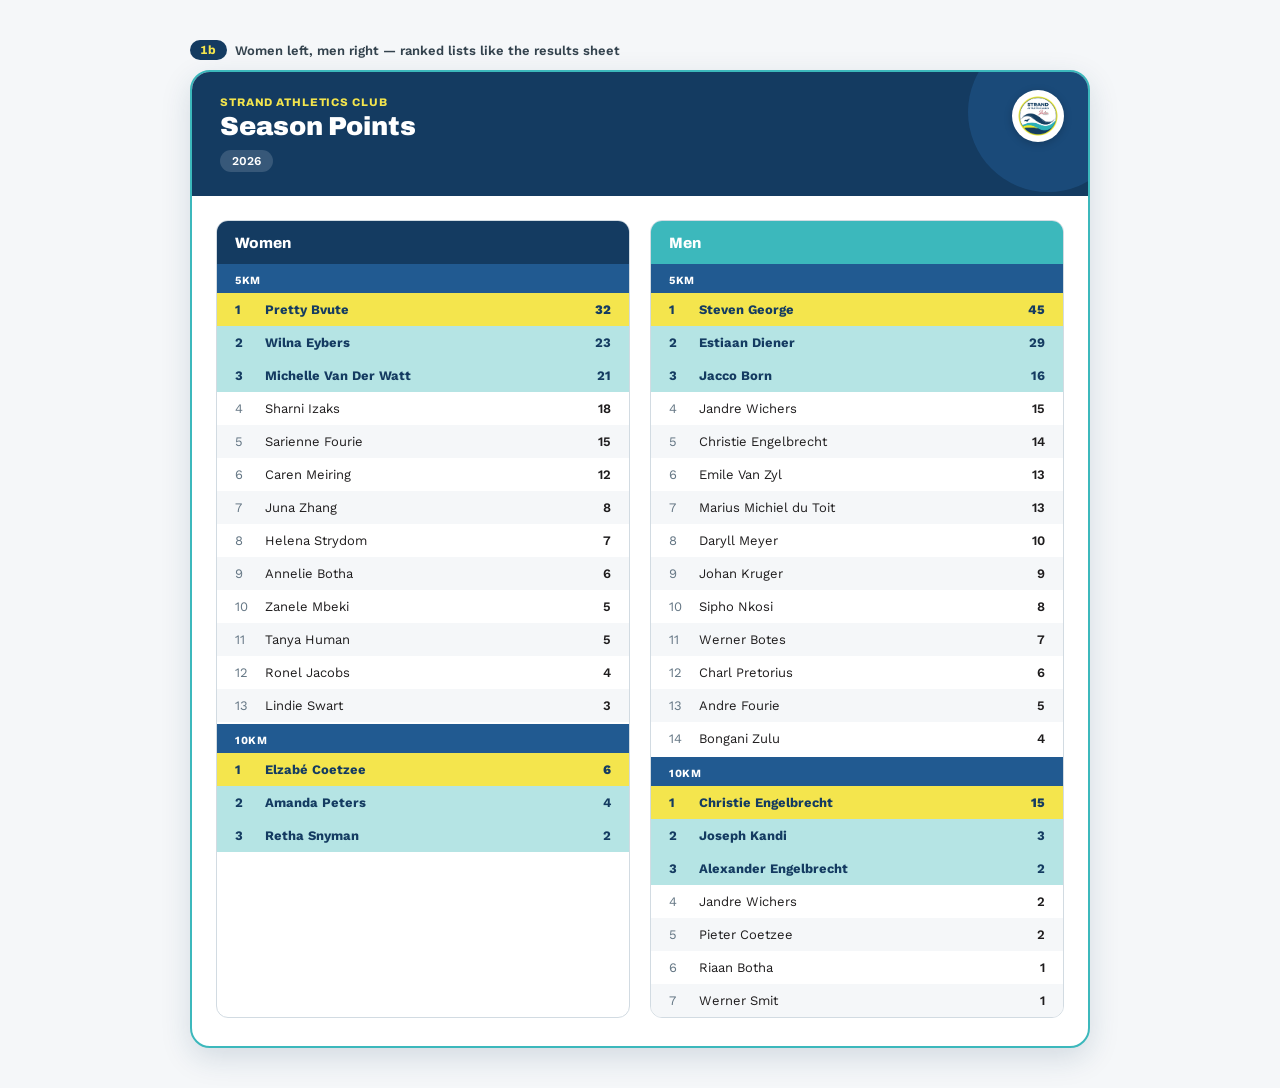
<file: designs/design_handoff_points_table/season-points-women-men-split.html>
<!DOCTYPE html>
<html lang="en">
<head>
<meta charset="utf-8">
<title>Strand AC — Season Points (Two-column layout)</title>
<link rel="preconnect" href="https://fonts.googleapis.com">
<link href="https://fonts.googleapis.com/css2?family=Archivo:wght@700;800;900&family=Work+Sans:wght@400;500;600;700&display=swap" rel="stylesheet">
<template id="__bundler_thumbnail">
<svg xmlns="http://www.w3.org/2000/svg" viewBox="0 0 120 56">
<rect width="120" height="56" fill="#143B61"/>
<text x="60" y="32" font-family="sans-serif" font-weight="900" font-size="16" fill="#F4E54D" text-anchor="middle">SAC</text>
</svg>
</template>
<style>
:root{
/* base palette — extracted from STRAND AC brand manual */
--navy-900:#143B61;
--navy-700:#215A91;
--teal-500:#3CB8BC;
--teal-300:#5FCEC6;
--teal-100:#B5E4E4;
--sun-400:#F4E54D;
--coral-500:#FF3536;
--leaf-500:#37A245;
--ink-900:#1E1C1D;
--white:#FFFFFF;
--balwin-red:#E51630;
--balwin-green:#00983C;

/* neutrals — derived tints of ink/navy for surfaces & text, since the manual defines no grey ramp */
--grey-050:#F5F7F9;
--grey-100:#E7ECF0;
--grey-200:#D2DBE2;
--grey-400:#9AABB8;
--grey-600:#647684;
--grey-800:#33424D;

/* semantic aliases */
--color-bg:var(--white);
--color-surface:var(--grey-050);
--color-surface-raised:var(--white);
--color-border:var(--grey-200);
--color-text-primary:var(--ink-900);
--color-text-secondary:var(--grey-600);
--color-text-on-brand:var(--white);
--color-brand-primary:var(--navy-900);
--color-brand-primary-hover:var(--navy-700);
--color-accent-teal:var(--teal-500);
--color-accent-sun:var(--sun-400);
--color-accent-coral:var(--coral-500);
--color-accent-leaf:var(--leaf-500);
--color-link:var(--navy-700);
--color-link-hover:var(--coral-500);
--color-focus-ring:var(--teal-500);
--color-success:var(--leaf-500);
--color-warning:var(--sun-400);
--color-danger:var(--coral-500);
}

body{margin:0;background:var(--grey-050);font-family:'Work Sans',sans-serif;padding:40px;display:flex;justify-content:center;}
</style>
</head>
<body>
<!-- OPTION 1b: women left / men right, ranked like results sheet -->
    <div id="1b" style="width:900px;">
      <div style="display:flex;align-items:center;gap:8px;margin-bottom:10px;">
        <span style="background:var(--navy-900);color:var(--sun-400);font-family:'Archivo',sans-serif;font-weight:800;font-size:12px;padding:3px 10px;border-radius:100px;letter-spacing:0.03em;">1b</span>
        <span style="font-family:'Work Sans',sans-serif;font-weight:600;font-size:13px;color:var(--grey-800);">Women left, men right — ranked lists like the results sheet</span>
      </div>
      <div class="sac-card" style="border:2px solid var(--teal-500);border-radius:20px;overflow:hidden;background:var(--white);box-shadow:var(--shadow-lg,0 10px 30px rgba(20,59,97,0.15));">
        <div style="background:var(--navy-900);padding:24px 28px;position:relative;overflow:hidden;">
          <div style="position:absolute;top:-40px;right:-40px;width:160px;height:160px;background:var(--navy-700);border-radius:100%;opacity:0.5;"></div>
          <div style="font-family:'Archivo',sans-serif;font-weight:800;font-size:11px;letter-spacing:0.08em;color:var(--sun-400);">STRAND ATHLETICS CLUB</div>
          <div style="font-family:'Archivo',sans-serif;font-weight:900;font-size:26px;color:var(--white);margin-top:4px;">Season Points</div>
          <div style="display:inline-block;margin-top:10px;background:rgba(255,255,255,0.15);color:var(--white);font-family:'Work Sans',sans-serif;font-weight:600;font-size:12px;padding:4px 12px;border-radius:100px;">2026</div>
          <div style="position:absolute;top:18px;right:24px;width:52px;height:52px;background:var(--white);border-radius:100%;display:flex;align-items:center;justify-content:center;overflow:hidden;box-shadow:0 2px 8px rgba(0,0,0,0.2);">
            <img src="assets/strand-ac-logo-round.png" style="width:44px;height:44px;object-fit:contain;" alt="Strand AC logo">
          </div>
        </div>
        <div style="padding:24px 24px 28px;display:flex;gap:20px;">

          <div style="flex:1;border-radius:12px;overflow:hidden;border:1px solid var(--grey-200);display:flex;flex-direction:column;">
            <div style="background:var(--navy-900);padding:12px 18px;"><span style="font-family:'Archivo',sans-serif;font-weight:800;font-size:15px;color:var(--white);">Women</span></div>

            <div style="background:var(--navy-700);padding:5px 18px;"><span style="font-family:'Work Sans',sans-serif;font-weight:700;font-size:11px;color:var(--white);letter-spacing:0.05em;">5KM</span></div>
            <div style="display:flex;justify-content:space-between;padding:9px 18px;background:var(--sun-400);"><div style="display:flex;gap:14px;"><span style="font-family:'Work Sans',sans-serif;font-weight:700;font-size:13px;color:var(--navy-900);width:16px;">1</span><span style="font-family:'Work Sans',sans-serif;font-weight:700;font-size:13px;color:var(--navy-900);">Pretty Bvute</span></div><span style="font-family:'Work Sans',sans-serif;font-weight:800;font-size:13px;color:var(--navy-900);">32</span></div>
            <div style="display:flex;justify-content:space-between;padding:9px 18px;background:var(--teal-100);"><div style="display:flex;gap:14px;"><span style="font-family:'Work Sans',sans-serif;font-weight:700;font-size:13px;color:var(--navy-900);width:16px;">2</span><span style="font-family:'Work Sans',sans-serif;font-weight:700;font-size:13px;color:var(--navy-900);">Wilna Eybers</span></div><span style="font-family:'Work Sans',sans-serif;font-weight:700;font-size:13px;color:var(--navy-900);">23</span></div>
            <div style="display:flex;justify-content:space-between;padding:9px 18px;background:var(--teal-100);"><div style="display:flex;gap:14px;"><span style="font-family:'Work Sans',sans-serif;font-weight:700;font-size:13px;color:var(--navy-900);width:16px;">3</span><span style="font-family:'Work Sans',sans-serif;font-weight:700;font-size:13px;color:var(--navy-900);">Michelle Van Der Watt</span></div><span style="font-family:'Work Sans',sans-serif;font-weight:700;font-size:13px;color:var(--navy-900);">21</span></div>
            <div style="display:flex;justify-content:space-between;padding:9px 18px;background:var(--white);"><div style="display:flex;gap:14px;"><span style="font-family:'Work Sans',sans-serif;font-size:13px;color:var(--grey-600);width:16px;">4</span><span style="font-family:'Work Sans',sans-serif;font-size:13px;color:var(--ink-900);">Sharni Izaks</span></div><span style="font-family:'Work Sans',sans-serif;font-weight:600;font-size:13px;color:var(--ink-900);">18</span></div>
            <div style="display:flex;justify-content:space-between;padding:9px 18px;background:var(--grey-050);"><div style="display:flex;gap:14px;"><span style="font-family:'Work Sans',sans-serif;font-size:13px;color:var(--grey-600);width:16px;">5</span><span style="font-family:'Work Sans',sans-serif;font-size:13px;color:var(--ink-900);">Sarienne Fourie</span></div><span style="font-family:'Work Sans',sans-serif;font-weight:600;font-size:13px;color:var(--ink-900);">15</span></div>
            <div style="display:flex;justify-content:space-between;padding:9px 18px;background:var(--white);"><div style="display:flex;gap:14px;"><span style="font-family:'Work Sans',sans-serif;font-size:13px;color:var(--grey-600);width:16px;">6</span><span style="font-family:'Work Sans',sans-serif;font-size:13px;color:var(--ink-900);">Caren Meiring</span></div><span style="font-family:'Work Sans',sans-serif;font-weight:600;font-size:13px;color:var(--ink-900);">12</span></div>
            <div style="display:flex;justify-content:space-between;padding:9px 18px;background:var(--grey-050);"><div style="display:flex;gap:14px;"><span style="font-family:'Work Sans',sans-serif;font-size:13px;color:var(--grey-600);width:16px;">7</span><span style="font-family:'Work Sans',sans-serif;font-size:13px;color:var(--ink-900);">Juna Zhang</span></div><span style="font-family:'Work Sans',sans-serif;font-weight:600;font-size:13px;color:var(--ink-900);">8</span></div>
            <div style="display:flex;justify-content:space-between;padding:9px 18px;background:var(--white);"><div style="display:flex;gap:14px;"><span style="font-family:'Work Sans',sans-serif;font-size:13px;color:var(--grey-600);width:16px;">8</span><span style="font-family:'Work Sans',sans-serif;font-size:13px;color:var(--ink-900);">Helena Strydom</span></div><span style="font-family:'Work Sans',sans-serif;font-weight:600;font-size:13px;color:var(--ink-900);">7</span></div>
            <div style="display:flex;justify-content:space-between;padding:9px 18px;background:var(--grey-050);"><div style="display:flex;gap:14px;"><span style="font-family:'Work Sans',sans-serif;font-size:13px;color:var(--grey-600);width:16px;">9</span><span style="font-family:'Work Sans',sans-serif;font-size:13px;color:var(--ink-900);">Annelie Botha</span></div><span style="font-family:'Work Sans',sans-serif;font-weight:600;font-size:13px;color:var(--ink-900);">6</span></div>
            <div style="display:flex;justify-content:space-between;padding:9px 18px;background:var(--white);"><div style="display:flex;gap:14px;"><span style="font-family:'Work Sans',sans-serif;font-size:13px;color:var(--grey-600);width:16px;">10</span><span style="font-family:'Work Sans',sans-serif;font-size:13px;color:var(--ink-900);">Zanele Mbeki</span></div><span style="font-family:'Work Sans',sans-serif;font-weight:600;font-size:13px;color:var(--ink-900);">5</span></div>
            <div style="display:flex;justify-content:space-between;padding:9px 18px;background:var(--grey-050);"><div style="display:flex;gap:14px;"><span style="font-family:'Work Sans',sans-serif;font-size:13px;color:var(--grey-600);width:16px;">11</span><span style="font-family:'Work Sans',sans-serif;font-size:13px;color:var(--ink-900);">Tanya Human</span></div><span style="font-family:'Work Sans',sans-serif;font-weight:600;font-size:13px;color:var(--ink-900);">5</span></div>
            <div style="display:flex;justify-content:space-between;padding:9px 18px;background:var(--white);"><div style="display:flex;gap:14px;"><span style="font-family:'Work Sans',sans-serif;font-size:13px;color:var(--grey-600);width:16px;">12</span><span style="font-family:'Work Sans',sans-serif;font-size:13px;color:var(--ink-900);">Ronel Jacobs</span></div><span style="font-family:'Work Sans',sans-serif;font-weight:600;font-size:13px;color:var(--ink-900);">4</span></div>
            <div style="display:flex;justify-content:space-between;padding:9px 18px;background:var(--grey-050);"><div style="display:flex;gap:14px;"><span style="font-family:'Work Sans',sans-serif;font-size:13px;color:var(--grey-600);width:16px;">13</span><span style="font-family:'Work Sans',sans-serif;font-size:13px;color:var(--ink-900);">Lindie Swart</span></div><span style="font-family:'Work Sans',sans-serif;font-weight:600;font-size:13px;color:var(--ink-900);">3</span></div>

            <div style="background:var(--navy-700);padding:5px 18px;margin-top:2px;"><span style="font-family:'Work Sans',sans-serif;font-weight:700;font-size:11px;color:var(--white);letter-spacing:0.05em;">10KM</span></div>
            <div style="display:flex;justify-content:space-between;padding:9px 18px;background:var(--sun-400);"><div style="display:flex;gap:14px;"><span style="font-family:'Work Sans',sans-serif;font-weight:700;font-size:13px;color:var(--navy-900);width:16px;">1</span><span style="font-family:'Work Sans',sans-serif;font-weight:700;font-size:13px;color:var(--navy-900);">Elzabé Coetzee</span></div><span style="font-family:'Work Sans',sans-serif;font-weight:800;font-size:13px;color:var(--navy-900);">6</span></div>
            <div style="display:flex;justify-content:space-between;padding:9px 18px;background:var(--teal-100);"><div style="display:flex;gap:14px;"><span style="font-family:'Work Sans',sans-serif;font-weight:700;font-size:13px;color:var(--navy-900);width:16px;">2</span><span style="font-family:'Work Sans',sans-serif;font-weight:700;font-size:13px;color:var(--navy-900);">Amanda Peters</span></div><span style="font-family:'Work Sans',sans-serif;font-weight:700;font-size:13px;color:var(--navy-900);">4</span></div>
            <div style="display:flex;justify-content:space-between;padding:9px 18px;background:var(--teal-100);"><div style="display:flex;gap:14px;"><span style="font-family:'Work Sans',sans-serif;font-weight:700;font-size:13px;color:var(--navy-900);width:16px;">3</span><span style="font-family:'Work Sans',sans-serif;font-weight:700;font-size:13px;color:var(--navy-900);">Retha Snyman</span></div><span style="font-family:'Work Sans',sans-serif;font-weight:700;font-size:13px;color:var(--navy-900);">2</span></div>
          </div>

          <div style="flex:1;border-radius:12px;overflow:hidden;border:1px solid var(--grey-200);display:flex;flex-direction:column;">
            <div style="background:var(--teal-500);padding:12px 18px;"><span style="font-family:'Archivo',sans-serif;font-weight:800;font-size:15px;color:var(--white);">Men</span></div>

            <div style="background:var(--navy-700);padding:5px 18px;"><span style="font-family:'Work Sans',sans-serif;font-weight:700;font-size:11px;color:var(--white);letter-spacing:0.05em;">5KM</span></div>
            <div style="display:flex;justify-content:space-between;padding:9px 18px;background:var(--sun-400);"><div style="display:flex;gap:14px;"><span style="font-family:'Work Sans',sans-serif;font-weight:700;font-size:13px;color:var(--navy-900);width:16px;">1</span><span style="font-family:'Work Sans',sans-serif;font-weight:700;font-size:13px;color:var(--navy-900);">Steven George</span></div><span style="font-family:'Work Sans',sans-serif;font-weight:800;font-size:13px;color:var(--navy-900);">45</span></div>
            <div style="display:flex;justify-content:space-between;padding:9px 18px;background:var(--teal-100);"><div style="display:flex;gap:14px;"><span style="font-family:'Work Sans',sans-serif;font-weight:700;font-size:13px;color:var(--navy-900);width:16px;">2</span><span style="font-family:'Work Sans',sans-serif;font-weight:700;font-size:13px;color:var(--navy-900);">Estiaan Diener</span></div><span style="font-family:'Work Sans',sans-serif;font-weight:700;font-size:13px;color:var(--navy-900);">29</span></div>
            <div style="display:flex;justify-content:space-between;padding:9px 18px;background:var(--teal-100);"><div style="display:flex;gap:14px;"><span style="font-family:'Work Sans',sans-serif;font-weight:700;font-size:13px;color:var(--navy-900);width:16px;">3</span><span style="font-family:'Work Sans',sans-serif;font-weight:700;font-size:13px;color:var(--navy-900);">Jacco Born</span></div><span style="font-family:'Work Sans',sans-serif;font-weight:700;font-size:13px;color:var(--navy-900);">16</span></div>
            <div style="display:flex;justify-content:space-between;padding:9px 18px;background:var(--white);"><div style="display:flex;gap:14px;"><span style="font-family:'Work Sans',sans-serif;font-size:13px;color:var(--grey-600);width:16px;">4</span><span style="font-family:'Work Sans',sans-serif;font-size:13px;color:var(--ink-900);">Jandre Wichers</span></div><span style="font-family:'Work Sans',sans-serif;font-weight:600;font-size:13px;color:var(--ink-900);">15</span></div>
            <div style="display:flex;justify-content:space-between;padding:9px 18px;background:var(--grey-050);"><div style="display:flex;gap:14px;"><span style="font-family:'Work Sans',sans-serif;font-size:13px;color:var(--grey-600);width:16px;">5</span><span style="font-family:'Work Sans',sans-serif;font-size:13px;color:var(--ink-900);">Christie Engelbrecht</span></div><span style="font-family:'Work Sans',sans-serif;font-weight:600;font-size:13px;color:var(--ink-900);">14</span></div>
            <div style="display:flex;justify-content:space-between;padding:9px 18px;background:var(--white);"><div style="display:flex;gap:14px;"><span style="font-family:'Work Sans',sans-serif;font-size:13px;color:var(--grey-600);width:16px;">6</span><span style="font-family:'Work Sans',sans-serif;font-size:13px;color:var(--ink-900);">Emile Van Zyl</span></div><span style="font-family:'Work Sans',sans-serif;font-weight:600;font-size:13px;color:var(--ink-900);">13</span></div>
            <div style="display:flex;justify-content:space-between;padding:9px 18px;background:var(--grey-050);"><div style="display:flex;gap:14px;"><span style="font-family:'Work Sans',sans-serif;font-size:13px;color:var(--grey-600);width:16px;">7</span><span style="font-family:'Work Sans',sans-serif;font-size:13px;color:var(--ink-900);">Marius Michiel du Toit</span></div><span style="font-family:'Work Sans',sans-serif;font-weight:600;font-size:13px;color:var(--ink-900);">13</span></div>
            <div style="display:flex;justify-content:space-between;padding:9px 18px;background:var(--white);"><div style="display:flex;gap:14px;"><span style="font-family:'Work Sans',sans-serif;font-size:13px;color:var(--grey-600);width:16px;">8</span><span style="font-family:'Work Sans',sans-serif;font-size:13px;color:var(--ink-900);">Daryll Meyer</span></div><span style="font-family:'Work Sans',sans-serif;font-weight:600;font-size:13px;color:var(--ink-900);">10</span></div>
            <div style="display:flex;justify-content:space-between;padding:9px 18px;background:var(--grey-050);"><div style="display:flex;gap:14px;"><span style="font-family:'Work Sans',sans-serif;font-size:13px;color:var(--grey-600);width:16px;">9</span><span style="font-family:'Work Sans',sans-serif;font-size:13px;color:var(--ink-900);">Johan Kruger</span></div><span style="font-family:'Work Sans',sans-serif;font-weight:600;font-size:13px;color:var(--ink-900);">9</span></div>
            <div style="display:flex;justify-content:space-between;padding:9px 18px;background:var(--white);"><div style="display:flex;gap:14px;"><span style="font-family:'Work Sans',sans-serif;font-size:13px;color:var(--grey-600);width:16px;">10</span><span style="font-family:'Work Sans',sans-serif;font-size:13px;color:var(--ink-900);">Sipho Nkosi</span></div><span style="font-family:'Work Sans',sans-serif;font-weight:600;font-size:13px;color:var(--ink-900);">8</span></div>
            <div style="display:flex;justify-content:space-between;padding:9px 18px;background:var(--grey-050);"><div style="display:flex;gap:14px;"><span style="font-family:'Work Sans',sans-serif;font-size:13px;color:var(--grey-600);width:16px;">11</span><span style="font-family:'Work Sans',sans-serif;font-size:13px;color:var(--ink-900);">Werner Botes</span></div><span style="font-family:'Work Sans',sans-serif;font-weight:600;font-size:13px;color:var(--ink-900);">7</span></div>
            <div style="display:flex;justify-content:space-between;padding:9px 18px;background:var(--white);"><div style="display:flex;gap:14px;"><span style="font-family:'Work Sans',sans-serif;font-size:13px;color:var(--grey-600);width:16px;">12</span><span style="font-family:'Work Sans',sans-serif;font-size:13px;color:var(--ink-900);">Charl Pretorius</span></div><span style="font-family:'Work Sans',sans-serif;font-weight:600;font-size:13px;color:var(--ink-900);">6</span></div>
            <div style="display:flex;justify-content:space-between;padding:9px 18px;background:var(--grey-050);"><div style="display:flex;gap:14px;"><span style="font-family:'Work Sans',sans-serif;font-size:13px;color:var(--grey-600);width:16px;">13</span><span style="font-family:'Work Sans',sans-serif;font-size:13px;color:var(--ink-900);">Andre Fourie</span></div><span style="font-family:'Work Sans',sans-serif;font-weight:600;font-size:13px;color:var(--ink-900);">5</span></div>
            <div style="display:flex;justify-content:space-between;padding:9px 18px;background:var(--white);"><div style="display:flex;gap:14px;"><span style="font-family:'Work Sans',sans-serif;font-size:13px;color:var(--grey-600);width:16px;">14</span><span style="font-family:'Work Sans',sans-serif;font-size:13px;color:var(--ink-900);">Bongani Zulu</span></div><span style="font-family:'Work Sans',sans-serif;font-weight:600;font-size:13px;color:var(--ink-900);">4</span></div>

            <div style="background:var(--navy-700);padding:5px 18px;margin-top:2px;"><span style="font-family:'Work Sans',sans-serif;font-weight:700;font-size:11px;color:var(--white);letter-spacing:0.05em;">10KM</span></div>
            <div style="display:flex;justify-content:space-between;padding:9px 18px;background:var(--sun-400);"><div style="display:flex;gap:14px;"><span style="font-family:'Work Sans',sans-serif;font-weight:700;font-size:13px;color:var(--navy-900);width:16px;">1</span><span style="font-family:'Work Sans',sans-serif;font-weight:700;font-size:13px;color:var(--navy-900);">Christie Engelbrecht</span></div><span style="font-family:'Work Sans',sans-serif;font-weight:800;font-size:13px;color:var(--navy-900);">15</span></div>
            <div style="display:flex;justify-content:space-between;padding:9px 18px;background:var(--teal-100);"><div style="display:flex;gap:14px;"><span style="font-family:'Work Sans',sans-serif;font-weight:700;font-size:13px;color:var(--navy-900);width:16px;">2</span><span style="font-family:'Work Sans',sans-serif;font-weight:700;font-size:13px;color:var(--navy-900);">Joseph Kandi</span></div><span style="font-family:'Work Sans',sans-serif;font-weight:700;font-size:13px;color:var(--navy-900);">3</span></div>
            <div style="display:flex;justify-content:space-between;padding:9px 18px;background:var(--teal-100);"><div style="display:flex;gap:14px;"><span style="font-family:'Work Sans',sans-serif;font-weight:700;font-size:13px;color:var(--navy-900);width:16px;">3</span><span style="font-family:'Work Sans',sans-serif;font-weight:700;font-size:13px;color:var(--navy-900);">Alexander Engelbrecht</span></div><span style="font-family:'Work Sans',sans-serif;font-weight:700;font-size:13px;color:var(--navy-900);">2</span></div>
            <div style="display:flex;justify-content:space-between;padding:9px 18px;background:var(--white);"><div style="display:flex;gap:14px;"><span style="font-family:'Work Sans',sans-serif;font-size:13px;color:var(--grey-600);width:16px;">4</span><span style="font-family:'Work Sans',sans-serif;font-size:13px;color:var(--ink-900);">Jandre Wichers</span></div><span style="font-family:'Work Sans',sans-serif;font-weight:600;font-size:13px;color:var(--ink-900);">2</span></div>
            <div style="display:flex;justify-content:space-between;padding:9px 18px;background:var(--grey-050);"><div style="display:flex;gap:14px;"><span style="font-family:'Work Sans',sans-serif;font-size:13px;color:var(--grey-600);width:16px;">5</span><span style="font-family:'Work Sans',sans-serif;font-size:13px;color:var(--ink-900);">Pieter Coetzee</span></div><span style="font-family:'Work Sans',sans-serif;font-weight:600;font-size:13px;color:var(--ink-900);">2</span></div>
            <div style="display:flex;justify-content:space-between;padding:9px 18px;background:var(--white);"><div style="display:flex;gap:14px;"><span style="font-family:'Work Sans',sans-serif;font-size:13px;color:var(--grey-600);width:16px;">6</span><span style="font-family:'Work Sans',sans-serif;font-size:13px;color:var(--ink-900);">Riaan Botha</span></div><span style="font-family:'Work Sans',sans-serif;font-weight:600;font-size:13px;color:var(--ink-900);">1</span></div>
            <div style="display:flex;justify-content:space-between;padding:9px 18px;background:var(--grey-050);"><div style="display:flex;gap:14px;"><span style="font-family:'Work Sans',sans-serif;font-size:13px;color:var(--grey-600);width:16px;">7</span><span style="font-family:'Work Sans',sans-serif;font-size:13px;color:var(--ink-900);">Werner Smit</span></div><span style="font-family:'Work Sans',sans-serif;font-weight:600;font-size:13px;color:var(--ink-900);">1</span></div>
          </div>

        </div>
</body>
</html>
</file>
